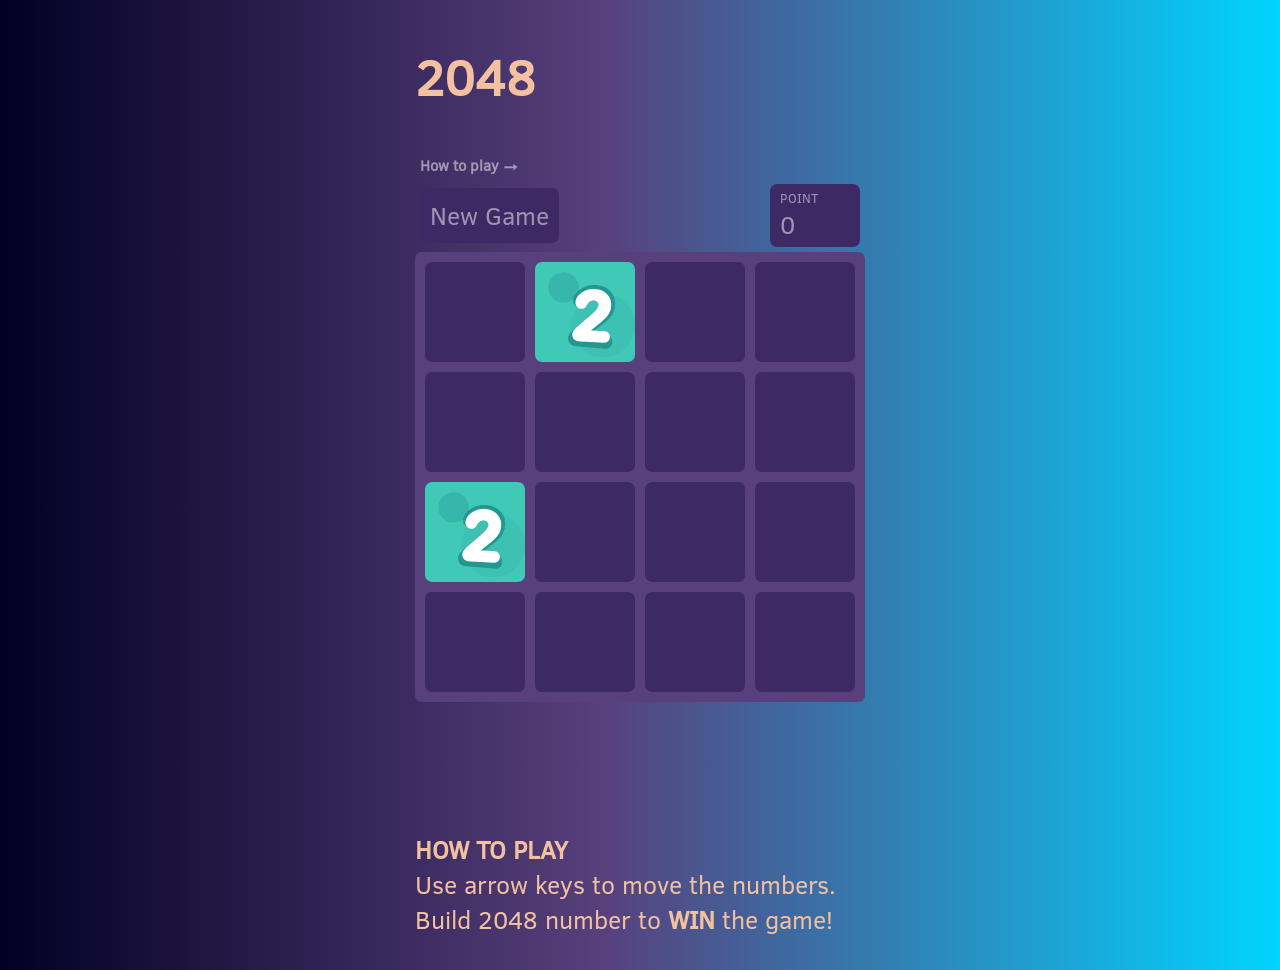
<file: index.html>
<!doctype html><html lang="en"><head><meta charset="utf-8"/><link rel="icon" type="image/svg+xml" href="./favicon.svg"/><meta name="viewport" content="width=device-width,initial-scale=1"/><meta name="theme-color" content="#000000"/><meta name="description" content="Web site created using create-react-app"/><link rel="apple-touch-icon" href="./logo192.png"/><link rel="manifest" href="./manifest.json"/><title>2048 Game</title><script defer="defer" src="./static/js/main.fb63d918.js"></script><link href="./static/css/main.8fa97be1.css" rel="stylesheet"></head><body><noscript>You need to enable JavaScript to run this app.</noscript><div id="root"></div></body></html>
</file>
<file: static/css/main.8fa97be1.css>
@font-face{font-family:Clear Sans;src:url(../../static/media/clear-sans.43ea7d2123718b0cfd2c.ttf) format("truetype")}body{align-content:center;align-items:center;background:#020024;background:linear-gradient(90deg,#020024,#57407c 47%,#00d4ff);color:#f3c1a0;display:flex;flex-direction:column;font-family:Clear Sans,sans-serif;font-size:25px;justify-content:center}.text{order:2;padding-top:5px;width:440px}.text,a{font-weight:700}a{color:hsla(0,0%,100%,.502);cursor:pointer;font-size:15px;padding:0 0 5px 5px;text-decoration:none;transition:color .3s ease}a:hover{color:#f3c1a0}.board{background-color:#57407c;border-radius:7px;height:440px;order:1;outline:none;padding:5px;position:relative;width:440px}.board .cell,.tile{cursor:default;-webkit-user-select:none;user-select:none}.details-box{align-items:center;display:flex;justify-content:space-between;padding:5px}.resetButton{background-color:#3d2963;border-radius:7px;color:hsla(0,0%,100%,.5);cursor:pointer;font-size:25px;padding:10px;transition:color .3s ease,background-color .3s ease}.resetButton:hover{background-color:#f3c1a0;color:#fff}.score-header{font-size:50%}.score-box{color:hsla(0,0%,100%,.5);min-width:50px;padding:5px 10px;width:70px}.cell,.score-box,.tile{background-color:#3d2963;border-radius:7px}.cell,.tile{color:#766;display:inline-block;font-family:Clear Sans;font-size:55px;font-weight:700;height:100px;line-height:90px;margin:5px;text-align:center;vertical-align:middle;width:100px}.tile0{background-color:#dcb}.tile2{background-color:#eee;background-image:url(../../static/media/2.cb73ccf3bd443208f37f.gif)}.tile4{background-color:#eec;background-image:url(../../static/media/4.e3175aefe481e7058239.gif)}.tile8{background-image:url(../../static/media/8.da10f113d36b16cac5cd.gif);color:#ffe}.tile16{background-image:url(../../static/media/16.4ce00dae08a97e55d77e.gif);color:#ffe}.tile32{background-image:url(../../static/media/32.0f7bb9c7a4e941f6495c.gif);color:#ffe}.tile64{background-image:url(../../static/media/64.703f469ebcd51c30d4ec.gif);color:#ffe}.tile128{background-image:url(../../static/media/128.bfe74f56ba160673fb1b.gif);color:#ffe}.tile256{background-image:url(../../static/media/256.22a03274ba97c67b3437.gif)}.tile256,.tile512{color:#ffe;font-size:45px}.tile512{background-image:url(../../static/media/512.959c256e128f00187c42.gif)}.tile1024{background-image:url(../../static/media/1024.d0422a77eb08d73b85c0.gif)}.tile1024,.tile2048{color:#fff;font-size:35px}.tile2048{background-image:url(../../static/media/2048.f327dac376642d6d1051.gif);background-size:contain;bottom:0;left:0;padding:0;position:absolute;right:0;top:0}.try-again{background-image:url(../../static/media/try-again.4f930231239de2db3c8d.gif);height:100px;width:100px;z-index:10}.tile{position:absolute}.tile.merged{display:none}.tile.merged.isMoving{display:inline}.overlay,.tile.new{-webkit-animation-delay:.15s;animation-delay:.15s;-webkit-animation-duration:.2s;animation-duration:.2s;-webkit-animation-fill-mode:forwards;animation-fill-mode:forwards;-webkit-animation-name:newTile;animation-name:newTile;-webkit-transform:scale(0);transform:scale(0)}@-webkit-keyframes newTile{0%{-webkit-transform:scale(0);transform:scale(0)}to{-webkit-transform:scale(1);transform:scale(1)}}@keyframes newTile{0%{-webkit-transform:scale(0);transform:scale(0)}to{-webkit-transform:scale(1);transform:scale(1)}}.overlay{align-items:center;border-radius:7px;bottom:0;display:flex;flex-direction:column;font-size:55px;font-weight:bolder;justify-content:center;left:0;position:absolute;right:0;text-align:center;top:0}.tryAgain{background-color:#876;border:2px solid #fff;border-radius:5px;color:#fff;cursor:pointer;font-size:20px;font-weight:700;height:40px;width:200px}.gameOver{background-image:url(../../static/media/game-over.7223586a86c43a6c2902.gif);background-size:contain;bottom:0;left:0;position:absolute;right:0;text-align:center;top:0;z-index:100}.overlay .message{color:#666}.position_0_0:not(.isMoving){left:5px;top:5px}.position_0_1:not(.isMoving){left:115px;top:5px}.position_0_2:not(.isMoving){left:225px;top:5px}.position_0_3:not(.isMoving){left:335px;top:5px}.position_1_0:not(.isMoving){left:5px;top:115px}.position_1_1:not(.isMoving){left:115px;top:115px}.position_1_2:not(.isMoving){left:225px;top:115px}.position_1_3:not(.isMoving){left:335px;top:115px}.position_2_0:not(.isMoving){left:5px;top:225px}.position_2_1:not(.isMoving){left:115px;top:225px}.position_2_2:not(.isMoving){left:225px;top:225px}.position_2_3:not(.isMoving){left:335px;top:225px}.position_3_0:not(.isMoving){left:5px;top:335px}.position_3_1:not(.isMoving){left:115px;top:335px}.position_3_2:not(.isMoving){left:225px;top:335px}.position_3_3:not(.isMoving){left:335px;top:335px}.row_from_0_to_0{top:5px}.row_from_0_to_1{-webkit-animation-duration:.2s;animation-duration:.2s;-webkit-animation-fill-mode:forwards;animation-fill-mode:forwards;-webkit-animation-name:row_from_0_to_1;animation-name:row_from_0_to_1}@-webkit-keyframes row_from_0_to_1{0%{top:5px}to{top:115px}}@keyframes row_from_0_to_1{0%{top:5px}to{top:115px}}.row_from_0_to_2{-webkit-animation-duration:.2s;animation-duration:.2s;-webkit-animation-fill-mode:forwards;animation-fill-mode:forwards;-webkit-animation-name:row_from_0_to_2;animation-name:row_from_0_to_2}@-webkit-keyframes row_from_0_to_2{0%{top:5px}to{top:225px}}@keyframes row_from_0_to_2{0%{top:5px}to{top:225px}}.row_from_0_to_3{-webkit-animation-duration:.2s;animation-duration:.2s;-webkit-animation-fill-mode:forwards;animation-fill-mode:forwards;-webkit-animation-name:row_from_0_to_3;animation-name:row_from_0_to_3}@-webkit-keyframes row_from_0_to_3{0%{top:5px}to{top:335px}}@keyframes row_from_0_to_3{0%{top:5px}to{top:335px}}.row_from_1_to_0{-webkit-animation-duration:.2s;animation-duration:.2s;-webkit-animation-fill-mode:forwards;animation-fill-mode:forwards;-webkit-animation-name:row_from_1_to_0;animation-name:row_from_1_to_0}@-webkit-keyframes row_from_1_to_0{0%{top:115px}to{top:5px}}@keyframes row_from_1_to_0{0%{top:115px}to{top:5px}}.row_from_1_to_1{top:115px}.row_from_1_to_2{-webkit-animation-duration:.2s;animation-duration:.2s;-webkit-animation-fill-mode:forwards;animation-fill-mode:forwards;-webkit-animation-name:row_from_1_to_2;animation-name:row_from_1_to_2}@-webkit-keyframes row_from_1_to_2{0%{top:115px}to{top:225px}}@keyframes row_from_1_to_2{0%{top:115px}to{top:225px}}.row_from_1_to_3{-webkit-animation-duration:.2s;animation-duration:.2s;-webkit-animation-fill-mode:forwards;animation-fill-mode:forwards;-webkit-animation-name:row_from_1_to_3;animation-name:row_from_1_to_3}@-webkit-keyframes row_from_1_to_3{0%{top:115px}to{top:335px}}@keyframes row_from_1_to_3{0%{top:115px}to{top:335px}}.row_from_2_to_0{-webkit-animation-duration:.2s;animation-duration:.2s;-webkit-animation-fill-mode:forwards;animation-fill-mode:forwards;-webkit-animation-name:row_from_2_to_0;animation-name:row_from_2_to_0}@-webkit-keyframes row_from_2_to_0{0%{top:225px}to{top:5px}}@keyframes row_from_2_to_0{0%{top:225px}to{top:5px}}.row_from_2_to_1{-webkit-animation-duration:.2s;animation-duration:.2s;-webkit-animation-fill-mode:forwards;animation-fill-mode:forwards;-webkit-animation-name:row_from_2_to_1;animation-name:row_from_2_to_1}@-webkit-keyframes row_from_2_to_1{0%{top:225px}to{top:115px}}@keyframes row_from_2_to_1{0%{top:225px}to{top:115px}}.row_from_2_to_2{top:225px}.row_from_2_to_3{-webkit-animation-duration:.2s;animation-duration:.2s;-webkit-animation-fill-mode:forwards;animation-fill-mode:forwards;-webkit-animation-name:row_from_2_to_3;animation-name:row_from_2_to_3}@-webkit-keyframes row_from_2_to_3{0%{top:225px}to{top:335px}}@keyframes row_from_2_to_3{0%{top:225px}to{top:335px}}.row_from_3_to_0{-webkit-animation-duration:.2s;animation-duration:.2s;-webkit-animation-fill-mode:forwards;animation-fill-mode:forwards;-webkit-animation-name:row_from_3_to_0;animation-name:row_from_3_to_0}@-webkit-keyframes row_from_3_to_0{0%{top:335px}to{top:5px}}@keyframes row_from_3_to_0{0%{top:335px}to{top:5px}}.row_from_3_to_1{-webkit-animation-duration:.2s;animation-duration:.2s;-webkit-animation-fill-mode:forwards;animation-fill-mode:forwards;-webkit-animation-name:row_from_3_to_1;animation-name:row_from_3_to_1}@-webkit-keyframes row_from_3_to_1{0%{top:335px}to{top:115px}}@keyframes row_from_3_to_1{0%{top:335px}to{top:115px}}.row_from_3_to_2{-webkit-animation-duration:.2s;animation-duration:.2s;-webkit-animation-fill-mode:forwards;animation-fill-mode:forwards;-webkit-animation-name:row_from_3_to_2;animation-name:row_from_3_to_2}@-webkit-keyframes row_from_3_to_2{0%{top:335px}to{top:225px}}@keyframes row_from_3_to_2{0%{top:335px}to{top:225px}}.row_from_3_to_3{top:335px}.column_from_0_to_0{left:5px}.column_from_0_to_1{-webkit-animation-duration:.2s;animation-duration:.2s;-webkit-animation-fill-mode:forwards;animation-fill-mode:forwards;-webkit-animation-name:column_from_0_to_1;animation-name:column_from_0_to_1}@-webkit-keyframes column_from_0_to_1{0%{left:5px}to{left:115px}}@keyframes column_from_0_to_1{0%{left:5px}to{left:115px}}.column_from_0_to_2{-webkit-animation-duration:.2s;animation-duration:.2s;-webkit-animation-fill-mode:forwards;animation-fill-mode:forwards;-webkit-animation-name:column_from_0_to_2;animation-name:column_from_0_to_2}@-webkit-keyframes column_from_0_to_2{0%{left:5px}to{left:225px}}@keyframes column_from_0_to_2{0%{left:5px}to{left:225px}}.column_from_0_to_3{-webkit-animation-duration:.2s;animation-duration:.2s;-webkit-animation-fill-mode:forwards;animation-fill-mode:forwards;-webkit-animation-name:column_from_0_to_3;animation-name:column_from_0_to_3}@-webkit-keyframes column_from_0_to_3{0%{left:5px}to{left:335px}}@keyframes column_from_0_to_3{0%{left:5px}to{left:335px}}.column_from_1_to_0{-webkit-animation-duration:.2s;animation-duration:.2s;-webkit-animation-fill-mode:forwards;animation-fill-mode:forwards;-webkit-animation-name:column_from_1_to_0;animation-name:column_from_1_to_0}@-webkit-keyframes column_from_1_to_0{0%{left:115px}to{left:5px}}@keyframes column_from_1_to_0{0%{left:115px}to{left:5px}}.column_from_1_to_1{left:115px}.column_from_1_to_2{-webkit-animation-duration:.2s;animation-duration:.2s;-webkit-animation-fill-mode:forwards;animation-fill-mode:forwards;-webkit-animation-name:column_from_1_to_2;animation-name:column_from_1_to_2}@-webkit-keyframes column_from_1_to_2{0%{left:115px}to{left:225px}}@keyframes column_from_1_to_2{0%{left:115px}to{left:225px}}.column_from_1_to_3{-webkit-animation-duration:.2s;animation-duration:.2s;-webkit-animation-fill-mode:forwards;animation-fill-mode:forwards;-webkit-animation-name:column_from_1_to_3;animation-name:column_from_1_to_3}@-webkit-keyframes column_from_1_to_3{0%{left:115px}to{left:335px}}@keyframes column_from_1_to_3{0%{left:115px}to{left:335px}}.column_from_2_to_0{-webkit-animation-duration:.2s;animation-duration:.2s;-webkit-animation-fill-mode:forwards;animation-fill-mode:forwards;-webkit-animation-name:column_from_2_to_0;animation-name:column_from_2_to_0}@-webkit-keyframes column_from_2_to_0{0%{left:225px}to{left:5px}}@keyframes column_from_2_to_0{0%{left:225px}to{left:5px}}.column_from_2_to_1{-webkit-animation-duration:.2s;animation-duration:.2s;-webkit-animation-fill-mode:forwards;animation-fill-mode:forwards;-webkit-animation-name:column_from_2_to_1;animation-name:column_from_2_to_1}@-webkit-keyframes column_from_2_to_1{0%{left:225px}to{left:115px}}@keyframes column_from_2_to_1{0%{left:225px}to{left:115px}}.column_from_2_to_2{left:225px}.column_from_2_to_3{-webkit-animation-duration:.2s;animation-duration:.2s;-webkit-animation-fill-mode:forwards;animation-fill-mode:forwards;-webkit-animation-name:column_from_2_to_3;animation-name:column_from_2_to_3}@-webkit-keyframes column_from_2_to_3{0%{left:225px}to{left:335px}}@keyframes column_from_2_to_3{0%{left:225px}to{left:335px}}.column_from_3_to_0{-webkit-animation-duration:.2s;animation-duration:.2s;-webkit-animation-fill-mode:forwards;animation-fill-mode:forwards;-webkit-animation-name:column_from_3_to_0;animation-name:column_from_3_to_0}@-webkit-keyframes column_from_3_to_0{0%{left:335px}to{left:5px}}@keyframes column_from_3_to_0{0%{left:335px}to{left:5px}}.column_from_3_to_1{-webkit-animation-duration:.2s;animation-duration:.2s;-webkit-animation-fill-mode:forwards;animation-fill-mode:forwards;-webkit-animation-name:column_from_3_to_1;animation-name:column_from_3_to_1}@-webkit-keyframes column_from_3_to_1{0%{left:335px}to{left:115px}}@keyframes column_from_3_to_1{0%{left:335px}to{left:115px}}.column_from_3_to_2{-webkit-animation-duration:.2s;animation-duration:.2s;-webkit-animation-fill-mode:forwards;animation-fill-mode:forwards;-webkit-animation-name:column_from_3_to_2;animation-name:column_from_3_to_2}@-webkit-keyframes column_from_3_to_2{0%{left:335px}to{left:225px}}@keyframes column_from_3_to_2{0%{left:335px}to{left:225px}}.column_from_3_to_3{left:335px}
/*# sourceMappingURL=main.8fa97be1.css.map*/
</file>
